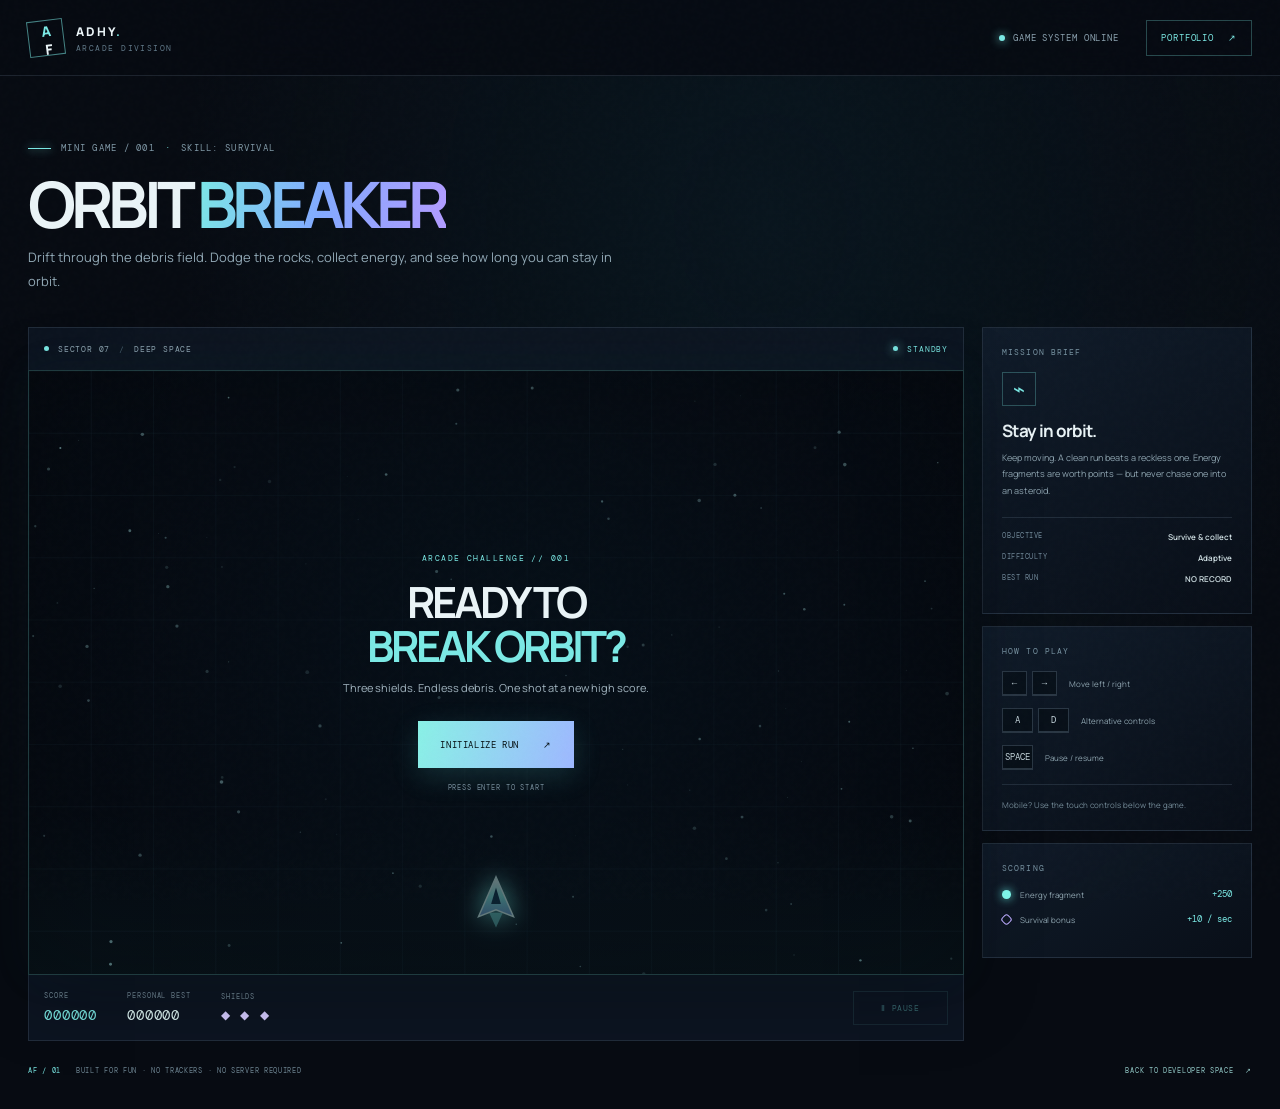
<file: portfolio/arcade/index.html>
<!doctype html>
<html lang="en">
<head>
  <meta charset="utf-8">
  <meta name="viewport" content="width=device-width, initial-scale=1">
  <meta name="theme-color" content="#070b12">
  <meta name="description" content="Play Orbit Breaker, a neon arcade survival game by Rayhan Adhyfa Firdaus. Dodge asteroids, collect energy, and beat your high score.">
  <meta property="og:title" content="Orbit Breaker — Adhy Arcade">
  <meta property="og:description" content="Dodge. Collect. Survive. A tiny arcade game built for fun.">
  <title>Orbit Breaker — Adhy Arcade</title>
  <link rel="icon" type="image/svg+xml" href="../favicon.svg">
  <link rel="preconnect" href="https://fonts.googleapis.com">
  <link rel="preconnect" href="https://fonts.gstatic.com" crossorigin>
  <link href="https://fonts.googleapis.com/css2?family=DM+Mono:wght@400;500&family=Manrope:wght@400;500;600;700;800&display=swap" rel="stylesheet">
  <link rel="stylesheet" href="./arcade.css">
  <script src="./arcade.js" defer></script>
</head>
<body>
  <div class="arcade-noise" aria-hidden="true"></div>
  <header class="arcade-header">
    <a class="brand" href="../" aria-label="Back to Adhy portfolio">
      <span class="brand-mark">A<span>F</span></span>
      <span class="brand-copy">ADHY<span class="brand-dot">.</span><small>ARCADE DIVISION</small></span>
    </a>
    <div class="header-right">
      <span class="header-status"><i></i> GAME SYSTEM ONLINE</span>
      <a class="back-link" href="../">PORTFOLIO <span aria-hidden="true">↗</span></a>
    </div>
  </header>

  <main class="arcade-main">
    <section class="arcade-intro">
      <div class="eyebrow"><span></span> MINI GAME / 001 <b>·</b> SKILL: SURVIVAL</div>
      <h1>ORBIT <span>BREAKER</span></h1>
      <p>Drift through the debris field. Dodge the rocks, collect energy, and see how long you can stay in orbit.</p>
    </section>

    <section class="game-layout" aria-label="Orbit Breaker game">
      <div class="game-column">
        <div class="game-topbar">
          <div class="game-title"><span class="game-dot"></span> SECTOR 07 <span class="topbar-divider">/</span> DEEP SPACE</div>
          <div class="game-live"><span class="live-dot"></span><span id="game-status">STANDBY</span></div>
        </div>

        <div class="game-frame">
          <canvas id="game-canvas" width="960" height="620" aria-label="Orbit Breaker game. Use arrow keys or A and D to move your ship, dodge asteroids, and collect energy orbs." role="img"></canvas>
          <div class="game-overlay" id="game-overlay">
            <div class="overlay-kicker" id="overlay-kicker">ARCADE CHALLENGE // 001</div>
            <h2 id="overlay-title">READY TO<br><span>BREAK ORBIT?</span></h2>
            <p id="overlay-description">Three shields. Endless debris. One shot at a new high score.</p>
            <button class="start-button" id="start-button" type="button">INITIALIZE RUN <span>↗</span></button>
            <div class="overlay-hint">PRESS ENTER TO START</div>
          </div>
          <div class="game-vignette" aria-hidden="true"></div>
        </div>

        <div class="hud-bar" aria-live="polite">
          <div class="hud-stat"><span class="hud-label">SCORE</span><strong id="score-value">000000</strong></div>
          <div class="hud-stat"><span class="hud-label">PERSONAL BEST</span><strong id="best-value">000000</strong></div>
          <div class="hud-stat shield-stat"><span class="hud-label">SHIELDS</span><strong id="shield-value">◆ ◆ ◆</strong></div>
          <button class="pause-button" id="pause-button" type="button" disabled>Ⅱ PAUSE</button>
        </div>

        <div class="touch-controls" aria-label="Touch controls">
          <button class="touch-control" id="left-control" type="button" aria-label="Move left">←</button>
          <span>STEER YOUR SHIP</span>
          <button class="touch-control" id="right-control" type="button" aria-label="Move right">→</button>
        </div>
      </div>

      <aside class="game-sidebar">
        <div class="side-panel mission-panel">
          <div class="panel-kicker">MISSION BRIEF</div>
          <div class="mission-symbol">⌁</div>
          <h3>Stay in orbit.</h3>
          <p>Keep moving. A clean run beats a reckless one. Energy fragments are worth points — but never chase one into an asteroid.</p>
          <div class="mission-divider"></div>
          <div class="mission-fact"><span>OBJECTIVE</span><strong>Survive & collect</strong></div>
          <div class="mission-fact"><span>DIFFICULTY</span><strong>Adaptive</strong></div>
          <div class="mission-fact"><span>BEST RUN</span><strong id="sidebar-best">—</strong></div>
        </div>
        <div class="side-panel controls-panel">
          <div class="panel-kicker">HOW TO PLAY</div>
          <div class="key-row"><span class="keycap">←</span><span class="keycap">→</span><p>Move left / right</p></div>
          <div class="key-row"><span class="keycap key-wide">A</span><span class="keycap key-wide">D</span><p>Alternative controls</p></div>
          <div class="key-row"><span class="keycap key-wide">SPACE</span><p>Pause / resume</p></div>
          <div class="side-note">Mobile? Use the touch controls below the game.</div>
        </div>
        <div class="side-panel score-panel">
          <div class="panel-kicker">SCORING</div>
          <div class="score-rule"><span class="score-orb"></span><span>Energy fragment</span><strong>+250</strong></div>
          <div class="score-rule"><span class="score-asteroid"></span><span>Survival bonus</span><strong>+10 / sec</strong></div>
        </div>
      </aside>
    </section>

    <section class="arcade-footer">
      <div><span class="footer-mark">AF / 01</span><span>BUILT FOR FUN · NO TRACKERS · NO SERVER REQUIRED</span></div>
      <a href="../">BACK TO DEVELOPER SPACE <span>↗</span></a>
    </section>
  </main>
</body>
</html>
</file>
<file: portfolio/arcade/arcade.css>
:root {
  color-scheme: dark;
  --bg: #070b12;
  --panel: rgba(14, 23, 36, .83);
  --line: rgba(151, 180, 204, .15);
  --text: #eaf4f7;
  --muted: #91a8b5;
  --soft: #607887;
  --cyan: #7be9e5;
  --blue: #83aaff;
  --violet: #b39bff;
  --mono: "DM Mono", monospace;
  --sans: "Manrope", sans-serif;
}
* { box-sizing: border-box; }
html { min-width: 320px; background: var(--bg); }
body {
  min-height: 100vh; margin: 0; overflow-x: hidden; color: var(--text); font-family: var(--sans);
  background: radial-gradient(ellipse at 60% 20%, rgba(18, 76, 93, .16), transparent 37rem), #070b12;
}
body::before { position: fixed; inset: 0; z-index: -1; content: ""; pointer-events: none; background-image: linear-gradient(rgba(137,180,203,.035) 1px, transparent 1px), linear-gradient(90deg, rgba(137,180,203,.035) 1px, transparent 1px); background-size: 64px 64px; }
a { color: inherit; text-decoration: none; }
button { font: inherit; }
::selection { color: #061015; background: var(--cyan); }
.arcade-noise { position: fixed; inset: 0; z-index: 10; pointer-events: none; opacity: .07; background-image: url("data:image/svg+xml,%3Csvg viewBox='0 0 180 180' xmlns='http://www.w3.org/2000/svg'%3E%3Cfilter id='n'%3E%3CfeTurbulence type='fractalNoise' baseFrequency='.92' numOctaves='3' stitchTiles='stitch'/%3E%3C/filter%3E%3Crect width='100%25' height='100%25' filter='url(%23n)' opacity='.22'/%3E%3C/svg%3E"); }
.arcade-header { height: 76px; padding: 0 max(28px, calc((100vw - 1240px) / 2)); display: flex; align-items: center; justify-content: space-between; border-bottom: 1px solid var(--line); background: rgba(7,11,18,.8); backdrop-filter: blur(16px); }
.brand { display: inline-flex; align-items: center; gap: 12px; }
.brand-mark { width: 36px; height: 36px; display: grid; place-items: center; border: 1px solid rgba(123,233,229,.55); color: var(--cyan); font-size: 14px; font-weight: 800; letter-spacing: -2px; transform: rotate(-7deg); }
.brand-mark span { color: var(--text); }
.brand-copy { font-size: 12px; font-weight: 800; letter-spacing: .16em; }
.brand-dot { color: var(--cyan); }
.brand-copy small { display: block; margin-top: 3px; color: var(--soft); font: 8px var(--mono); letter-spacing: .18em; }
.header-right { display: flex; align-items: center; gap: 27px; }
.header-status, .back-link { color: #8ba2af; font: 9px var(--mono); letter-spacing: .1em; }
.header-status { display: flex; align-items: center; gap: 8px; }
.header-status i, .live-dot { width: 6px; height: 6px; display: inline-block; border-radius: 50%; background: var(--cyan); box-shadow: 0 0 10px var(--cyan); }
.header-status i { animation: blink 2s ease-in-out infinite; }
.back-link { padding: 11px 14px; border: 1px solid rgba(123,233,229,.28); color: var(--cyan); }
.back-link span { margin-left: 8px; }
.arcade-main { width: min(1240px, calc(100% - 56px)); margin: 0 auto; padding: 66px 0 34px; }
.arcade-intro { margin-bottom: 34px; }
.eyebrow { display: flex; align-items: center; gap: 10px; color: #819aa8; font: 9px var(--mono); letter-spacing: .14em; }
.eyebrow > span { width: 23px; height: 1px; background: var(--cyan); box-shadow: 0 0 8px var(--cyan); }
.eyebrow b { color: var(--cyan); font-weight: 400; }
.arcade-intro h1 { margin: 19px 0 9px; font-size: clamp(39px, 6vw, 64px); line-height: .98; letter-spacing: -.075em; }
.arcade-intro h1 span { color: transparent; background: linear-gradient(100deg, var(--cyan), var(--blue), var(--violet)); -webkit-background-clip: text; background-clip: text; }
.arcade-intro > p { max-width: 610px; margin: 0; color: var(--muted); font-size: 13px; line-height: 1.85; }
.game-layout { display: grid; grid-template-columns: minmax(0, 1fr) 270px; align-items: start; gap: 18px; }
.game-column { min-width: 0; }
.game-topbar { height: 43px; padding: 0 15px; display: flex; align-items: center; justify-content: space-between; border: 1px solid var(--line); border-bottom: 0; background: rgba(13,22,35,.88); }
.game-title, .game-live { display: flex; align-items: center; gap: 9px; color: #91a8b5; font: 8px var(--mono); letter-spacing: .1em; }
.game-dot { width: 5px; height: 5px; border-radius: 50%; background: var(--cyan); }
.topbar-divider { color: #465d6b; }
.game-live { color: var(--cyan); }
.live-dot { width: 5px; height: 5px; }
.game-frame { position: relative; overflow: hidden; border: 1px solid rgba(123,233,229,.22); background: #050a11; box-shadow: 0 20px 70px rgba(0,0,0,.3), 0 0 40px rgba(39,133,147,.07); }
#game-canvas { width: 100%; height: auto; aspect-ratio: 960 / 620; display: block; touch-action: none; }
.game-vignette { position: absolute; inset: 0; pointer-events: none; box-shadow: inset 0 0 100px rgba(0,0,0,.28); }
.game-overlay { position: absolute; inset: 0; z-index: 2; display: flex; flex-direction: column; align-items: center; justify-content: center; padding: 20px; text-align: center; background: radial-gradient(ellipse at center, rgba(5,12,21,.76), rgba(5,10,17,.5) 65%, rgba(5,10,17,.22)); transition: opacity .25s ease, visibility .25s ease; }
.game-overlay.is-hidden { opacity: 0; visibility: hidden; pointer-events: none; }
.overlay-kicker { color: var(--cyan); font: 8px var(--mono); letter-spacing: .18em; }
.game-overlay h2 { margin: 17px 0 11px; font-size: clamp(25px, 4.1vw, 43px); line-height: 1.02; letter-spacing: -.07em; }
.game-overlay h2 span { color: var(--cyan); }
.game-overlay p { max-width: 370px; margin: 0 0 23px; color: #a1b4bf; font-size: 11px; line-height: 1.8; }
.start-button { min-height: 47px; padding: 0 22px; display: inline-flex; align-items: center; justify-content: center; gap: 24px; border: 0; color: #061114; background: linear-gradient(105deg, #8af1e6, #9eb8ff); box-shadow: 0 8px 28px rgba(82,198,197,.18); font: 9px var(--mono); letter-spacing: .07em; cursor: pointer; transition: transform .2s ease, box-shadow .2s ease; }
.start-button:hover { transform: translateY(-3px); box-shadow: 0 12px 38px rgba(82,198,197,.3); }
.overlay-hint { margin-top: 15px; color: #758c9a; font: 7px var(--mono); letter-spacing: .12em; }
.hud-bar { min-height: 66px; padding: 12px 15px; display: flex; align-items: center; gap: 30px; border: 1px solid var(--line); border-top: 0; background: rgba(13,22,35,.9); }
.hud-stat { display: flex; flex-direction: column; gap: 6px; }
.hud-label { color: #748a98; font: 7px var(--mono); letter-spacing: .13em; }
.hud-stat strong { color: #dff7f5; font: 14px var(--mono); letter-spacing: .06em; }
.hud-stat:first-child strong { color: var(--cyan); }
.shield-stat strong { color: #d4caff; font-size: 12px; letter-spacing: .15em; white-space: nowrap; }
.pause-button { margin-left: auto; min-width: 95px; min-height: 34px; padding: 0 12px; border: 1px solid rgba(123,233,229,.25); color: var(--cyan); background: transparent; font: 8px var(--mono); letter-spacing: .08em; cursor: pointer; }
.pause-button:disabled { opacity: .35; cursor: not-allowed; }
.touch-controls { display: none; align-items: center; justify-content: space-between; gap: 13px; padding-top: 13px; color: #708895; font: 7px var(--mono); letter-spacing: .1em; }
.touch-control { width: 65px; height: 43px; border: 1px solid rgba(123,233,229,.25); background: rgba(14,26,39,.8); color: var(--cyan); font-size: 20px; touch-action: none; user-select: none; }
.touch-control.is-active, .touch-control:active { background: rgba(36,105,111,.55); border-color: var(--cyan); }
.game-sidebar { display: grid; gap: 12px; }
.side-panel { padding: 19px; border: 1px solid var(--line); background: linear-gradient(145deg, rgba(17,29,44,.88), rgba(9,15,25,.84)); }
.panel-kicker { margin-bottom: 15px; color: #7893a2; font: 8px var(--mono); letter-spacing: .14em; }
.mission-symbol { width: 34px; height: 34px; display: grid; place-items: center; margin-bottom: 13px; border: 1px solid rgba(123,233,229,.28); color: var(--cyan); font-size: 20px; }
.mission-panel h3 { margin: 0 0 8px; font-size: 17px; letter-spacing: -.04em; }
.mission-panel > p { margin: 0; color: #8ea4b0; font-size: 9px; line-height: 1.85; }
.mission-divider { height: 1px; margin: 17px 0 13px; background: var(--line); }
.mission-fact { display: flex; justify-content: space-between; gap: 8px; margin: 10px 0; }
.mission-fact span { color: #718999; font: 7px var(--mono); letter-spacing: .08em; }
.mission-fact strong { color: #d0e0e4; font-size: 8px; font-weight: 600; text-align: right; }
.key-row { display: flex; align-items: center; gap: 5px; margin: 12px 0; }
.keycap { width: 25px; height: 25px; display: grid; place-items: center; border: 1px solid rgba(151,180,204,.24); border-bottom-width: 2px; color: #c8d9e0; background: rgba(5,11,18,.55); font: 9px var(--mono); }
.key-wide { width: 31px; }
.key-row p { margin: 0 0 0 7px; color: #8da3ae; font-size: 8px; }
.side-note { margin-top: 14px; padding-top: 13px; border-top: 1px solid var(--line); color: #748b98; font-size: 8px; line-height: 1.7; }
.score-rule { display: flex; align-items: center; gap: 9px; margin: 13px 0; color: #91a7b2; font-size: 8px; }
.score-rule strong { margin-left: auto; color: var(--cyan); font: 9px var(--mono); }
.score-orb { width: 9px; height: 9px; border-radius: 50%; background: #83fff3; box-shadow: 0 0 10px #62e7df; }
.score-asteroid { width: 9px; height: 9px; border: 1px solid #bdabff; border-radius: 3px; transform: rotate(45deg); }
.arcade-footer { display: flex; align-items: center; justify-content: space-between; gap: 16px; padding-top: 25px; color: #6d8491; font: 7px var(--mono); letter-spacing: .1em; }
.arcade-footer > div { display: flex; align-items: center; gap: 15px; }
.footer-mark { color: var(--cyan); }
.arcade-footer a { color: #91c7c5; }
.arcade-footer a span { margin-left: 7px; }
@keyframes blink { 50% { opacity: .35; } }
@media (max-width: 980px) {
  .game-layout { grid-template-columns: minmax(0,1fr) 235px; gap: 12px; }
  .side-panel { padding: 15px; }
  .hud-bar { gap: 20px; }
}
@media (max-width: 760px) {
  .arcade-header { height: 68px; padding: 0 18px; }
  .header-status { display: none; }
  .arcade-main { width: calc(100% - 32px); padding-top: 45px; }
  .game-layout { grid-template-columns: 1fr; }
  .game-sidebar { grid-template-columns: repeat(2,minmax(0,1fr)); }
  .score-panel { grid-column: 1 / -1; }
  .touch-controls { display: flex; }
  .arcade-footer { flex-wrap: wrap; padding-bottom: 22px; }
}
@media (max-width: 460px) {
  .arcade-header { padding: 0 14px; }
  .back-link { padding: 9px; font-size: 8px; }
  .arcade-main { width: calc(100% - 24px); padding-top: 36px; }
  .arcade-intro h1 { font-size: 40px; }
  .arcade-intro > p { font-size: 11px; }
  .game-topbar { padding: 0 9px; }
  .game-title, .game-live { font-size: 7px; gap: 6px; }
  .hud-bar { min-height: 61px; gap: 12px; padding: 10px; }
  .hud-stat strong { font-size: 11px; }
  .hud-label { font-size: 6px; }
  .shield-stat strong { font-size: 10px; }
  .pause-button { min-width: 69px; min-height: 31px; padding: 0 7px; font-size: 7px; }
  .game-sidebar { grid-template-columns: 1fr; }
  .score-panel { grid-column: auto; }
  .arcade-footer { align-items: flex-start; flex-direction: column; }
  .arcade-footer > div { flex-wrap: wrap; }
}
@media (prefers-reduced-motion: reduce) {
  *, *::before, *::after { animation-duration: .01ms !important; animation-iteration-count: 1 !important; transition-duration: .01ms !important; }
}
</file>
